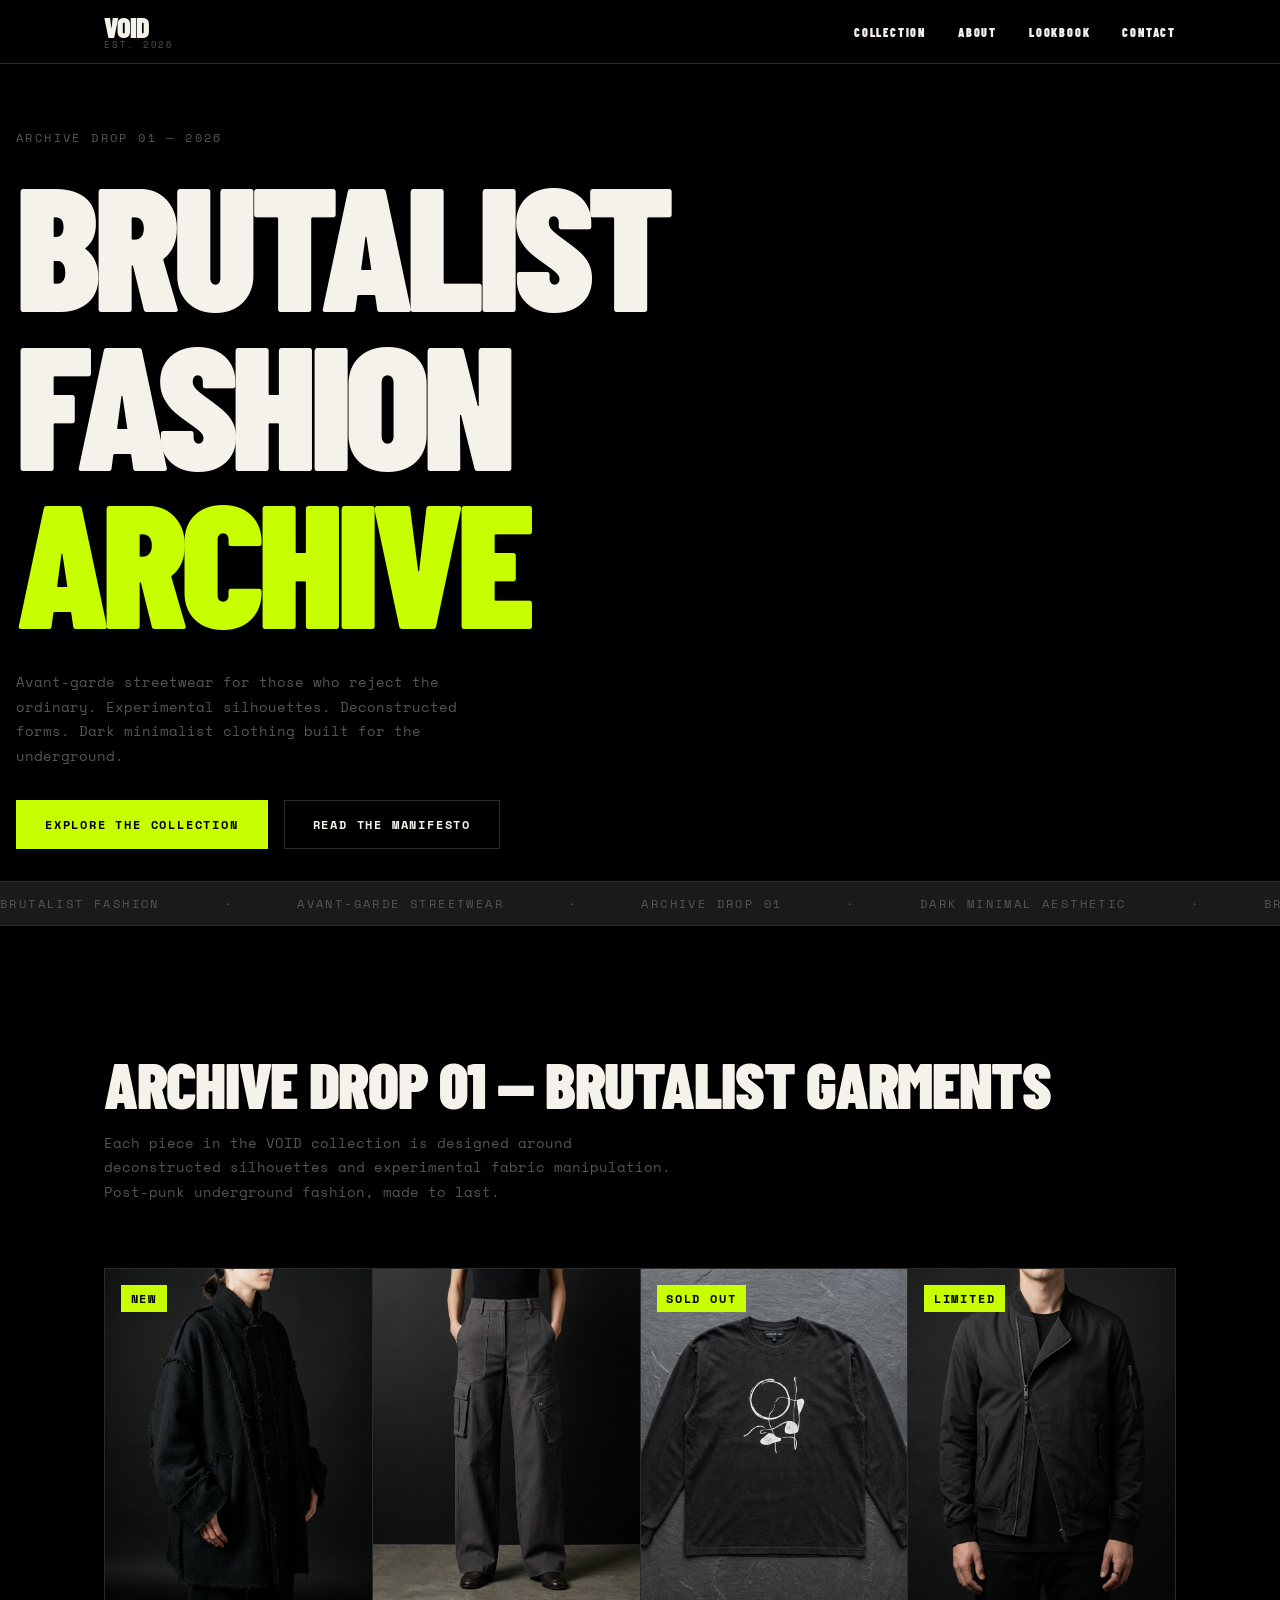
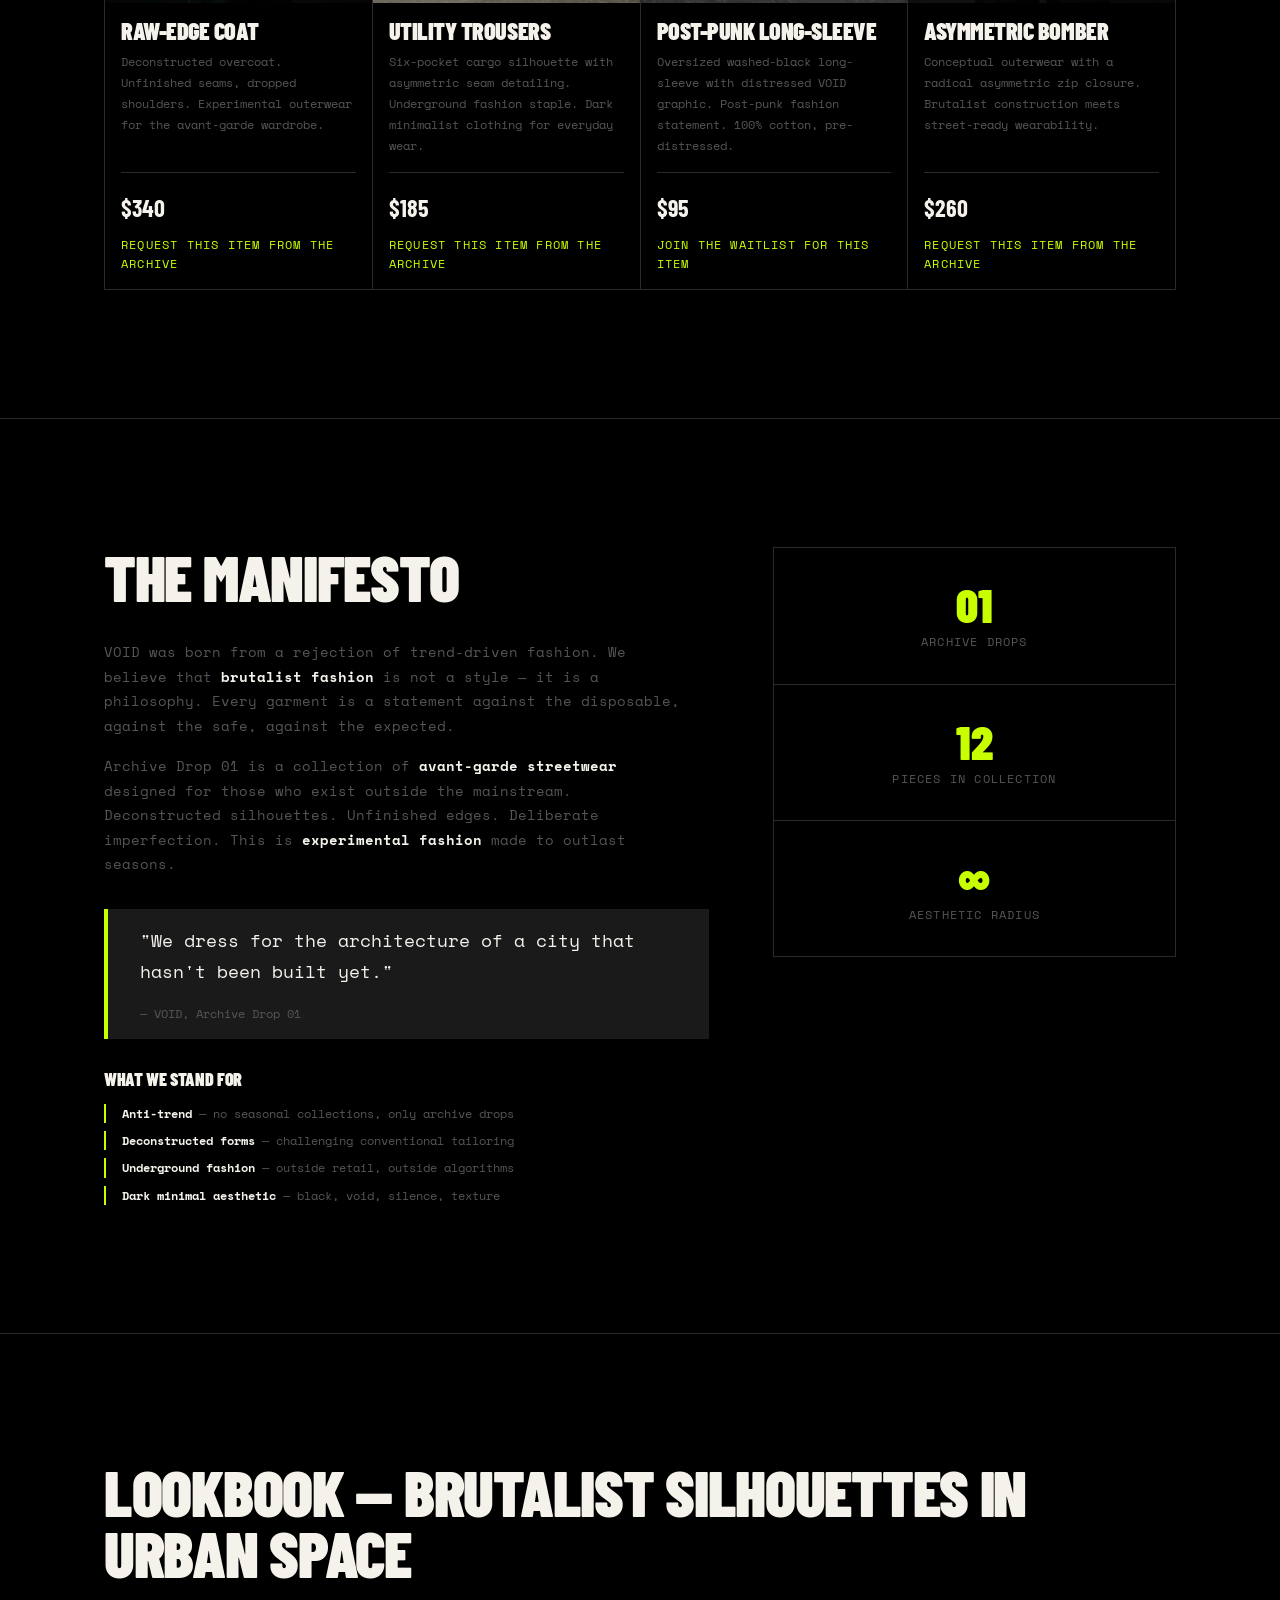
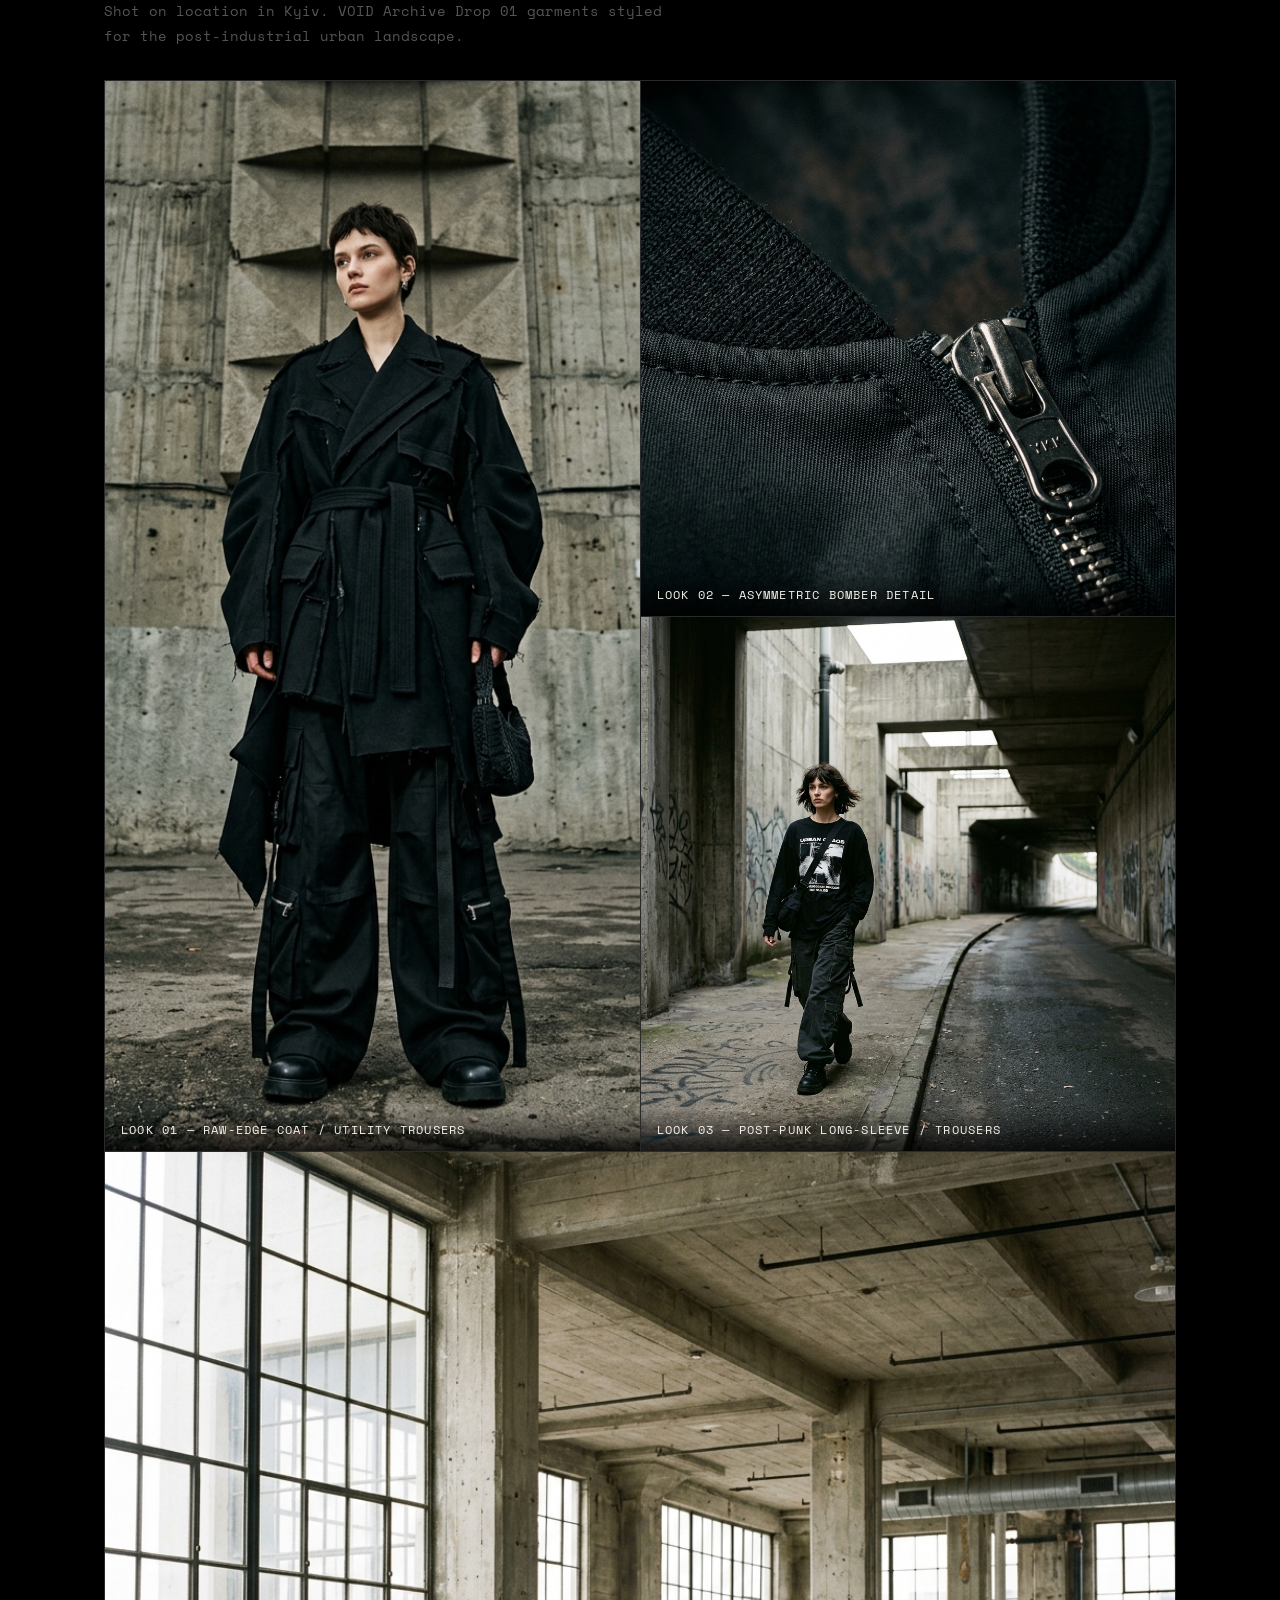
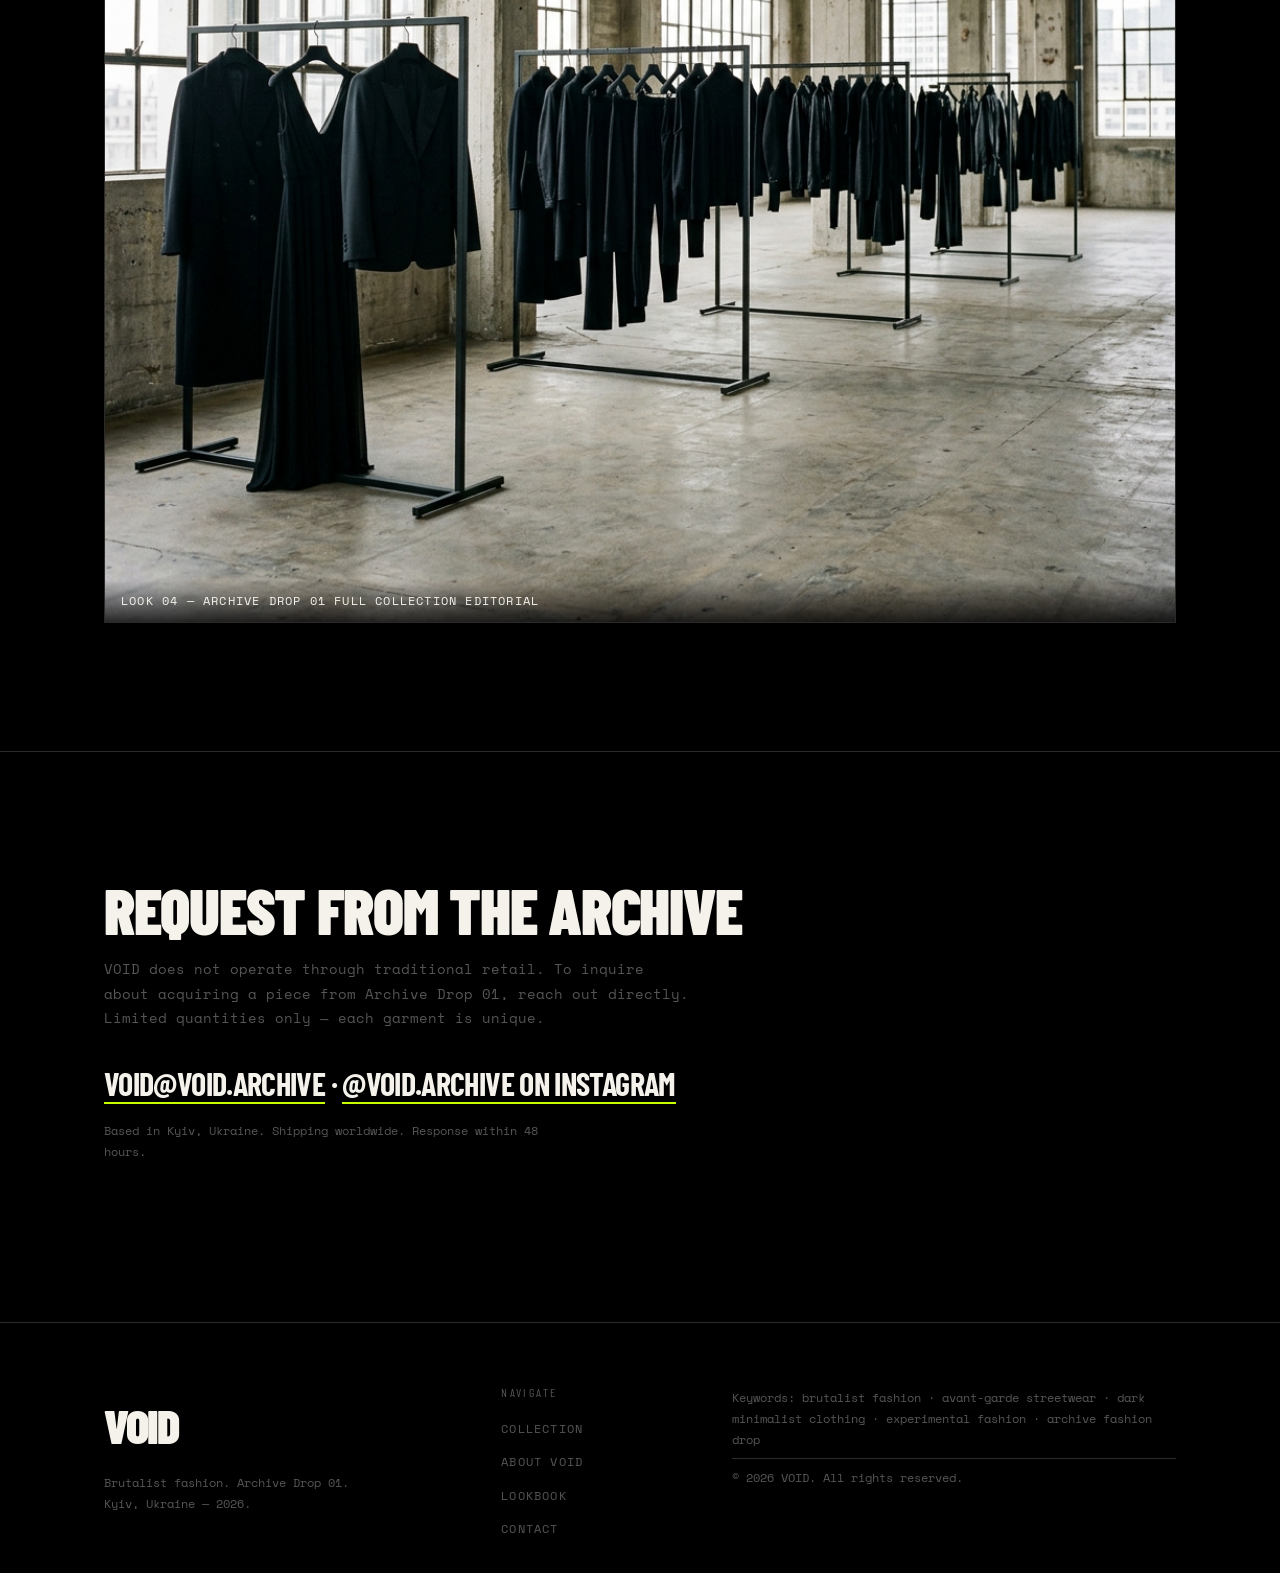
<file: HW9/index.html>
<!DOCTYPE html>
<html lang="en">
<head>
  <meta charset="UTF-8" />
  <meta name="viewport" content="width=device-width, initial-scale=1.0" />

  <title>VOID — Brutalist Fashion &amp; Avant-Garde Streetwear | Archive Drop 01</title>
  <meta name="description" content="VOID is an experimental brutalist fashion brand offering avant-garde streetwear, deconstructed silhouettes, and dark minimalist clothing. Explore Archive Drop 01 — a curated collection of post-punk, underground fashion pieces." />
  <meta name="keywords" content="brutalist fashion, avant-garde streetwear, dark minimalist clothing, experimental fashion, deconstructed clothing, underground fashion brand, post-punk fashion, archive fashion drop, minimal dark aesthetic, conceptual clothing" />
  <meta name="author" content="VOID" />
  <meta name="robots" content="index, follow" />
  <meta name="theme-color" content="#000000" />

  <meta property="og:type" content="website" />
  <meta property="og:title" content="VOID — Brutalist Fashion &amp; Avant-Garde Streetwear" />
  <meta property="og:description" content="Experimental brutalist fashion. Archive Drop 01 — deconstructed silhouettes, dark minimal garments, post-punk aesthetic." />
  <meta property="og:image" content="images/og-cover.jpg" />
  <meta property="og:site_name" content="VOID" />
  <meta property="og:locale" content="en_US" />

  <meta name="twitter:card" content="summary_large_image" />
  <meta name="twitter:title" content="VOID — Brutalist Fashion" />
  <meta name="twitter:description" content="Avant-garde streetwear. Archive Drop 01." />
  <meta name="twitter:image" content="images/og-cover.jpg" />

  <link rel="icon" type="image/svg+xml" href="images/favicon.svg" />
  <link rel="stylesheet" href="css/style.css" />

  <link rel="preconnect" href="https://fonts.googleapis.com" />
  <link rel="preconnect" href="https://fonts.gstatic.com" crossorigin />
  <link href="https://fonts.googleapis.com/css2?family=Barlow+Condensed:wght@300;400;700;900&family=Space+Mono:wght@400;700&display=swap" rel="stylesheet" />

  <script type="application/ld+json">
    {
      "@context": "https://schema.org",
      "@graph": [
        {
          "@type": "Organization",
          "name": "VOID",
          "description": "Experimental brutalist fashion brand focused on avant-garde streetwear and deconstructed silhouettes.",
          "email": "void@void.archive",
          "sameAs": [
            "https://instagram.com/void.archive"
          ],
          "address": {
            "@type": "PostalAddress",
            "addressLocality": "Kyiv",
            "addressCountry": "UA"
          }
        },
        {
          "@type": "WebSite",
          "name": "VOID",
          "inLanguage": "en",
          "description": "VOID Archive Drop 01 brutalist fashion landing page."
        }
      ]
    }
  </script>
</head>

<body>

  <header class="site-header" role="banner">
    <div class="header-inner">

      <a href="index.html" class="logo" aria-label="VOID — return to homepage">
        <span class="logo-text">VOID</span>
        <span class="logo-sub">EST. 2026</span>
      </a>

      <button class="nav-toggle" id="navToggle" aria-label="Open navigation menu" aria-expanded="false" aria-controls="mainNav">
        <span></span><span></span><span></span>
      </button>

      <nav class="main-nav" id="mainNav" aria-label="Main navigation">
        <ul role="list">
          <li><a href="#collection">Collection</a></li>
          <li><a href="#about">About</a></li>
          <li><a href="#lookbook">Lookbook</a></li>
          <li><a href="#contact">Contact</a></li>
        </ul>
      </nav>

    </div>
  </header>

  <main id="main-content">

    <section class="hero" id="hero" aria-label="VOID Archive Drop 01 hero banner">
      <div class="hero-inner">
        <div class="hero-label">ARCHIVE DROP 01 — 2026</div>

        <h1 class="hero-title">
          BRUTALIST<br />FASHION<br /><em>ARCHIVE</em>
        </h1>

        <p class="hero-sub">Avant-garde streetwear for those who reject the ordinary. Experimental silhouettes. Deconstructed forms. Dark minimalist clothing built for the underground.</p>

        <div class="hero-actions">
          <a href="#collection" class="btn btn--primary">Explore the Collection</a>
          <a href="#about" class="btn btn--ghost">Read the Manifesto</a>
        </div>
      </div>

      <div class="hero-ticker" aria-hidden="true">
        <div class="ticker-track">
          <span>BRUTALIST FASHION</span>
          <span>·</span>
          <span>AVANT-GARDE STREETWEAR</span>
          <span>·</span>
          <span>ARCHIVE DROP 01</span>
          <span>·</span>
          <span>DARK MINIMAL AESTHETIC</span>
          <span>·</span>
          <span>BRUTALIST FASHION</span>
          <span>·</span>
          <span>AVANT-GARDE STREETWEAR</span>
          <span>·</span>
          <span>ARCHIVE DROP 01</span>
          <span>·</span>
          <span>DARK MINIMAL AESTHETIC</span>
          <span>·</span>
        </div>
      </div>
    </section>

    <section class="collection" id="collection" aria-labelledby="collection-heading">
      <div class="container">

        <header class="section-header">
          <h2 id="collection-heading">Archive Drop 01 — Brutalist Garments</h2>
          <p>Each piece in the VOID collection is designed around deconstructed silhouettes and experimental fabric manipulation. Post-punk underground fashion, made to last.</p>
        </header>

        <div class="product-grid" role="list">

          <article class="product-card" role="listitem">
            <div class="product-image">
              <img
                src="images/product-01.jpg"
                alt="VOID Oversized Raw-Edge Coat in black — brutalist fashion outerwear from Archive Drop 01"
                width="600"
                height="750"
                loading="lazy"
              />
              <span class="product-badge">NEW</span>
            </div>
            <div class="product-info">
              <h3 class="product-name">RAW-EDGE COAT</h3>
              <p class="product-desc">Deconstructed overcoat. Unfinished seams, dropped shoulders. Experimental outerwear for the avant-garde wardrobe.</p>
              <div class="product-footer">
                <span class="product-price">$340</span>
                <a href="#contact" class="product-link">Request this item from the archive</a>
              </div>
            </div>
          </article>

          <article class="product-card" role="listitem">
            <div class="product-image">
              <img
                src="images/product-02.jpg"
                alt="VOID Deconstructed Utility Trousers in charcoal — avant-garde streetwear bottoms"
                width="600"
                height="750"
                loading="lazy"
              />
            </div>
            <div class="product-info">
              <h3 class="product-name">UTILITY TROUSERS</h3>
              <p class="product-desc">Six-pocket cargo silhouette with asymmetric seam detailing. Underground fashion staple. Dark minimalist clothing for everyday wear.</p>
              <div class="product-footer">
                <span class="product-price">$185</span>
                <a href="#contact" class="product-link">Request this item from the archive</a>
              </div>
            </div>
          </article>

          <article class="product-card" role="listitem">
            <div class="product-image">
              <img
                src="images/product-03.jpg"
                alt="VOID Post-Punk Graphic Long-sleeve in washed black — experimental fashion top"
                width="600"
                height="750"
                loading="lazy"
              />
              <span class="product-badge">SOLD OUT</span>
            </div>
            <div class="product-info">
              <h3 class="product-name">POST-PUNK LONG-SLEEVE</h3>
              <p class="product-desc">Oversized washed-black long-sleeve with distressed VOID graphic. Post-punk fashion statement. 100% cotton, pre-distressed.</p>
              <div class="product-footer">
                <span class="product-price">$95</span>
                <a href="#contact" class="product-link">Join the waitlist for this item</a>
              </div>
            </div>
          </article>

          <article class="product-card" role="listitem">
            <div class="product-image">
              <img
                src="images/product-04.jpg"
                alt="VOID Asymmetric Bomber Jacket in matte black — conceptual clothing experimental fashion"
                width="600"
                height="750"
                loading="lazy"
              />
              <span class="product-badge">LIMITED</span>
            </div>
            <div class="product-info">
              <h3 class="product-name">ASYMMETRIC BOMBER</h3>
              <p class="product-desc">Conceptual outerwear with a radical asymmetric zip closure. Brutalist construction meets street-ready wearability.</p>
              <div class="product-footer">
                <span class="product-price">$260</span>
                <a href="#contact" class="product-link">Request this item from the archive</a>
              </div>
            </div>
          </article>

        </div>

      </div>
    </section>

    <section class="about" id="about" aria-labelledby="about-heading">
      <div class="container about-grid">

        <div class="about-text">
          <h2 id="about-heading">The Manifesto</h2>

          <p>VOID was born from a rejection of trend-driven fashion. We believe that <strong>brutalist fashion</strong> is not a style — it is a philosophy. Every garment is a statement against the disposable, against the safe, against the expected.</p>

          <p>Archive Drop 01 is a collection of <strong>avant-garde streetwear</strong> designed for those who exist outside the mainstream. Deconstructed silhouettes. Unfinished edges. Deliberate imperfection. This is <strong>experimental fashion</strong> made to outlast seasons.</p>

          <blockquote>
            <p>"We dress for the architecture of a city that hasn't been built yet."</p>
            <cite>— VOID, Archive Drop 01</cite>
          </blockquote>

          <h3>What We Stand For</h3>
          <ul>
            <li><strong>Anti-trend</strong> — no seasonal collections, only archive drops</li>
            <li><strong>Deconstructed forms</strong> — challenging conventional tailoring</li>
            <li><strong>Underground fashion</strong> — outside retail, outside algorithms</li>
            <li><strong>Dark minimal aesthetic</strong> — black, void, silence, texture</li>
          </ul>
        </div>

        <aside class="about-stats" aria-label="VOID brand facts">
          <div class="stat-block">
            <span class="stat-number">01</span>
            <span class="stat-label">Archive Drops</span>
          </div>
          <div class="stat-block">
            <span class="stat-number">12</span>
            <span class="stat-label">Pieces in Collection</span>
          </div>
          <div class="stat-block">
            <span class="stat-number">∞</span>
            <span class="stat-label">Aesthetic Radius</span>
          </div>
        </aside>

      </div>
    </section>

    <section class="lookbook" id="lookbook" aria-labelledby="lookbook-heading">
      <div class="container">
        <h2 id="lookbook-heading">Lookbook — Brutalist Silhouettes in Urban Space</h2>
        <p class="section-intro">Shot on location in Kyiv. VOID Archive Drop 01 garments styled for the post-industrial urban landscape.</p>

        <div class="lookbook-grid">
          <figure class="lookbook-item lookbook-item--large">
            <img
              src="images/look-01.jpg"
              alt="Full-length editorial shot of VOID Raw-Edge Coat worn against a brutalist concrete wall in Kyiv"
              width="800"
              height="1000"
              loading="lazy"
            />
            <figcaption>Look 01 — Raw-Edge Coat / Utility Trousers</figcaption>
          </figure>

          <figure class="lookbook-item">
            <img
              src="images/look-02.jpg"
              alt="Close-up editorial detail shot of VOID Asymmetric Bomber unfinished seam construction"
              width="600"
              height="750"
              loading="lazy"
            />
            <figcaption>Look 02 — Asymmetric Bomber detail</figcaption>
          </figure>

          <figure class="lookbook-item">
            <img
              src="images/look-03.jpg"
              alt="Street-level editorial of VOID Post-Punk Long-sleeve styled with utility trousers in Kyiv city center"
              width="600"
              height="750"
              loading="lazy"
            />
            <figcaption>Look 03 — Post-Punk Long-sleeve / Trousers</figcaption>
          </figure>

          <figure class="lookbook-item lookbook-item--wide">
            <img
              src="images/look-04.jpg"
              alt="Wide architectural editorial shot of VOID Archive Drop 01 full collection displayed against industrial Kyiv backdrop"
              width="1200"
              height="600"
              loading="lazy"
            />
            <figcaption>Look 04 — Archive Drop 01 full collection editorial</figcaption>
          </figure>
        </div>
      </div>
    </section>

    <section class="contact" id="contact" aria-labelledby="contact-heading">
      <div class="container">
        <h2 id="contact-heading">Request from the Archive</h2>
        <p>VOID does not operate through traditional retail. To inquire about acquiring a piece from Archive Drop 01, reach out directly. Limited quantities only — each garment is unique.</p>

        <address class="contact-info">
          <a href="mailto:void@void.archive" aria-label="Send an email to VOID at void@void.archive">void@void.archive</a>
          <span aria-hidden="true"> · </span>
          <a href="https://instagram.com/void.archive" target="_blank" rel="noopener noreferrer" aria-label="Visit VOID on Instagram (opens in a new tab)">@void.archive on Instagram</a>
        </address>

        <p class="contact-note">Based in Kyiv, Ukraine. Shipping worldwide. Response within 48 hours.</p>
      </div>
    </section>

  </main>

  <footer class="site-footer" role="contentinfo">
    <div class="container footer-inner">

      <div class="footer-brand">
        <span class="footer-logo">VOID</span>
        <p>Brutalist fashion. Archive Drop 01.<br />Kyiv, Ukraine — 2026.</p>
      </div>

      <nav class="footer-nav" aria-label="Footer navigation">
        <h3 class="footer-nav-title">Navigate</h3>
        <ul role="list">
          <li><a href="#collection">Collection</a></li>
          <li><a href="#about">About VOID</a></li>
          <li><a href="#lookbook">Lookbook</a></li>
          <li><a href="#contact">Contact</a></li>
        </ul>
      </nav>

      <div class="footer-meta">
        <p>Keywords: brutalist fashion · avant-garde streetwear · dark minimalist clothing · experimental fashion · archive fashion drop</p>
        <p class="footer-copy">&copy; 2026 VOID. All rights reserved.</p>
      </div>

    </div>
  </footer>

  <script src="js/main.js"></script>
</body>
</html>
</file>
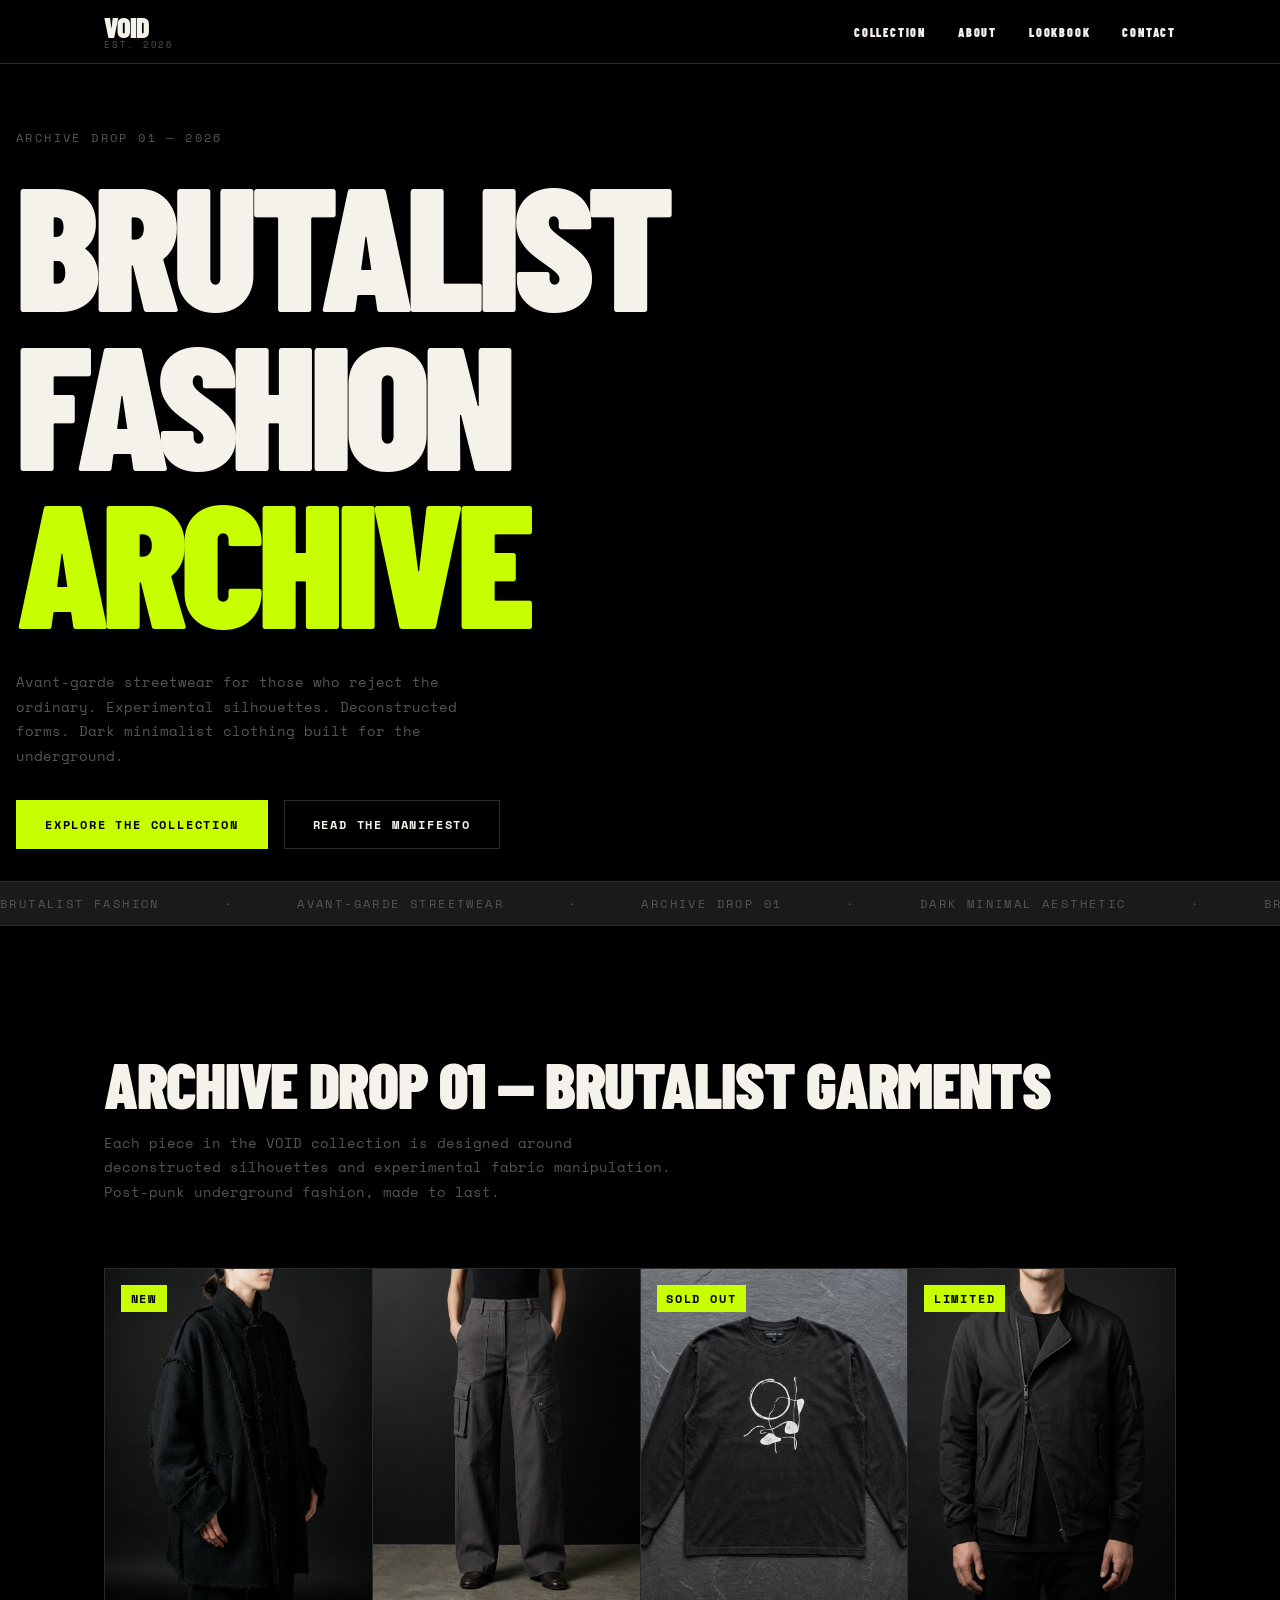
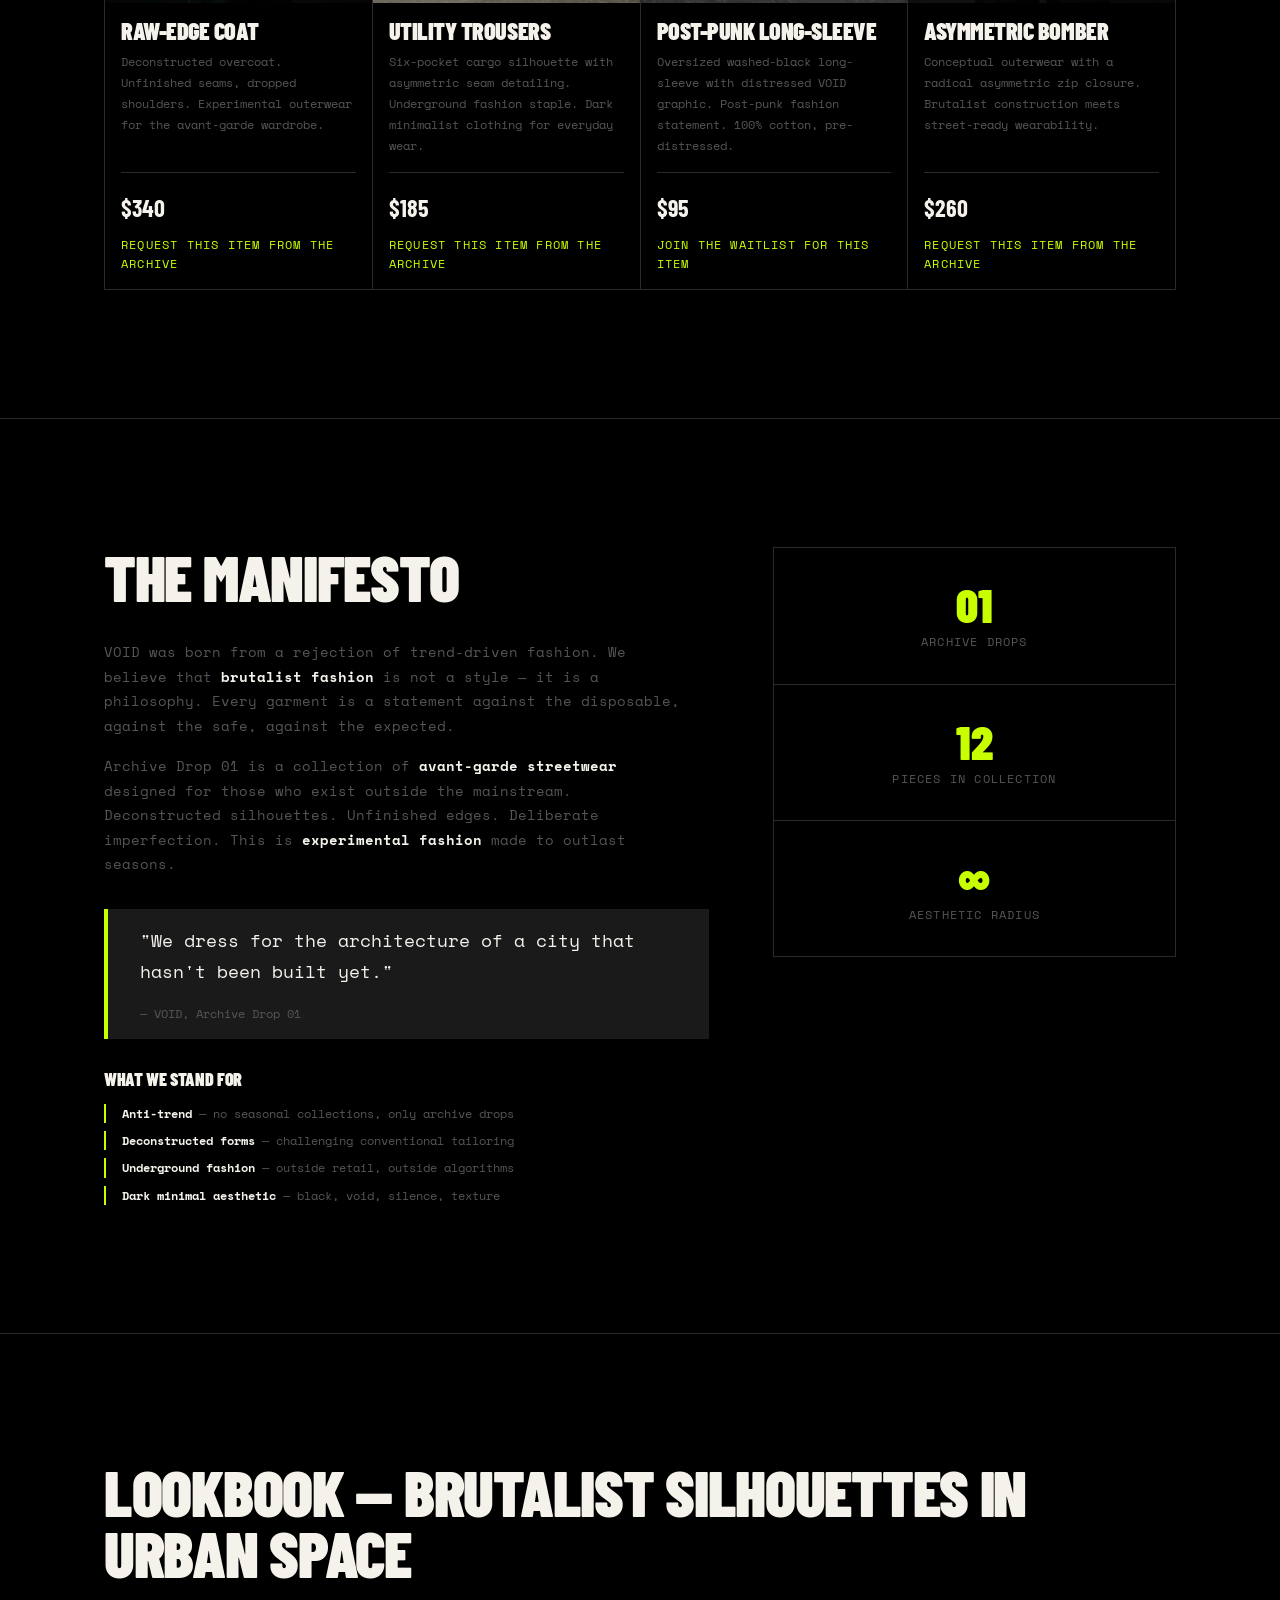
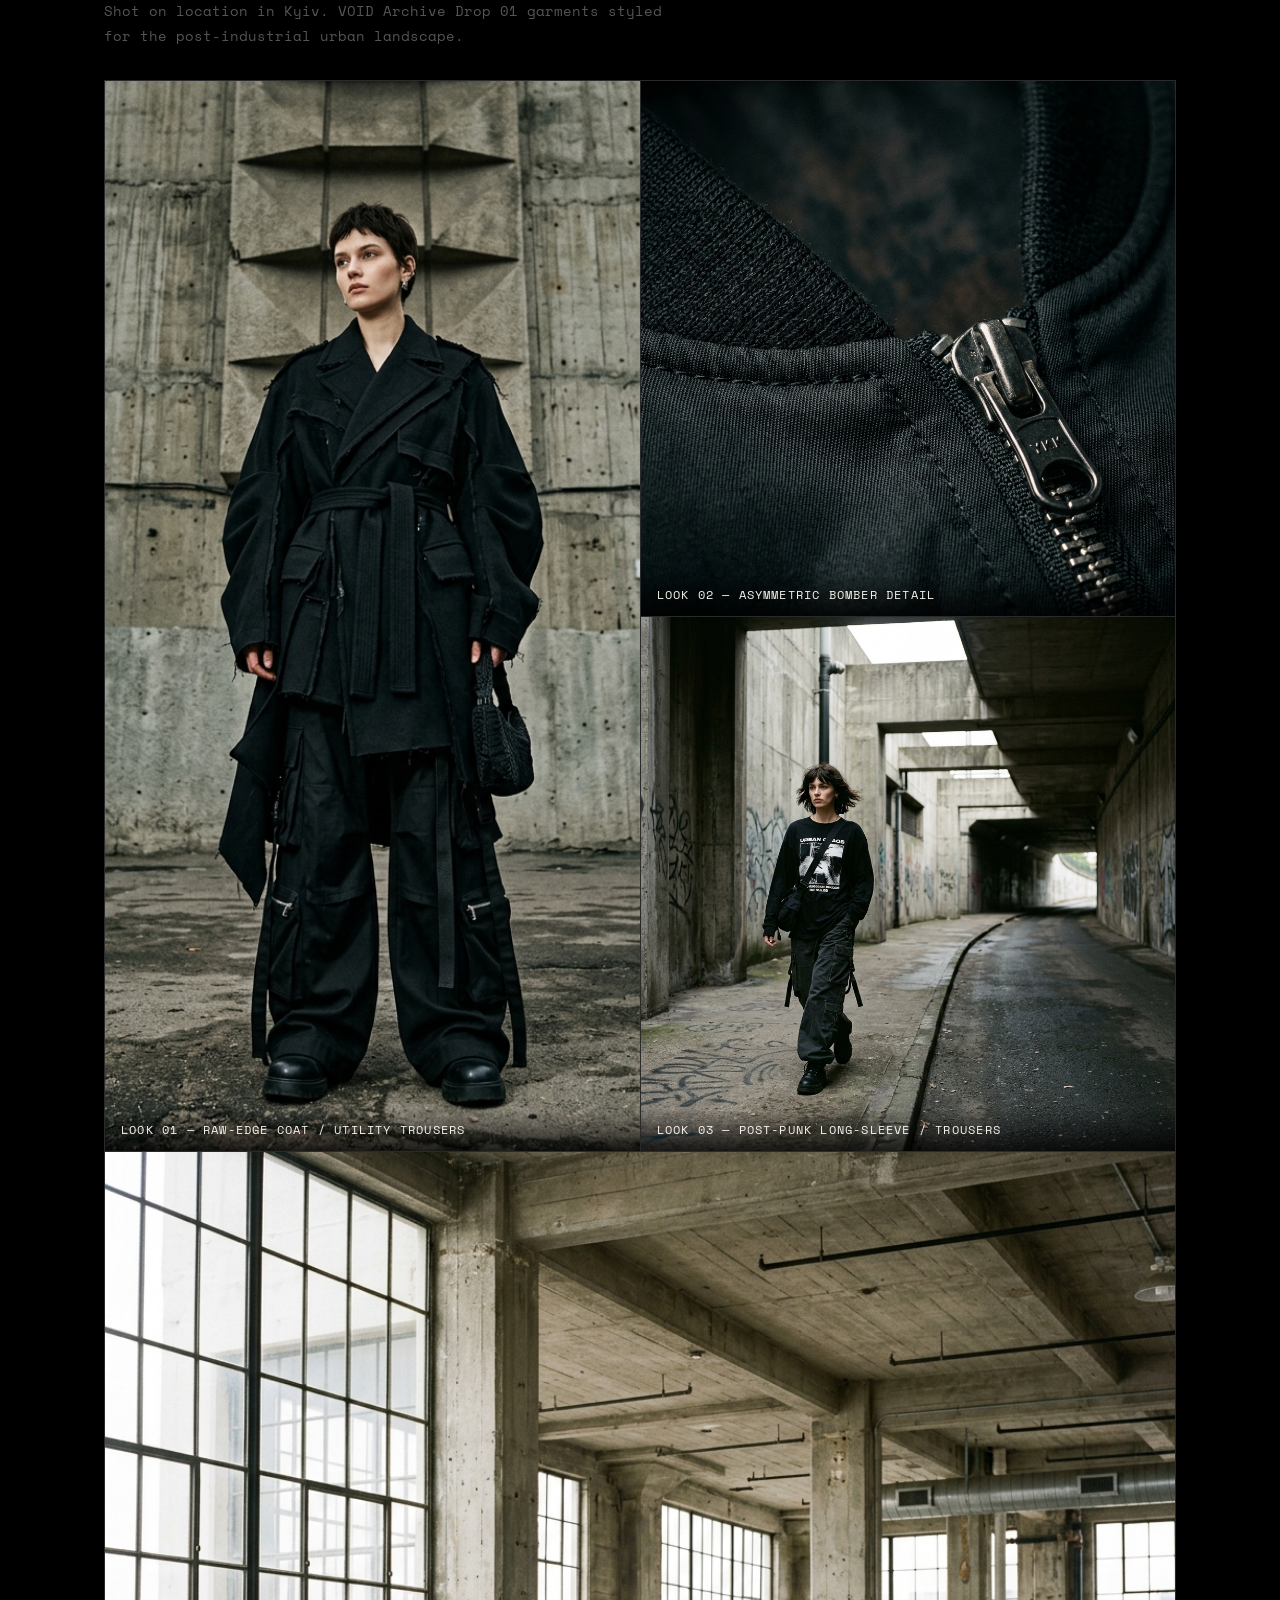
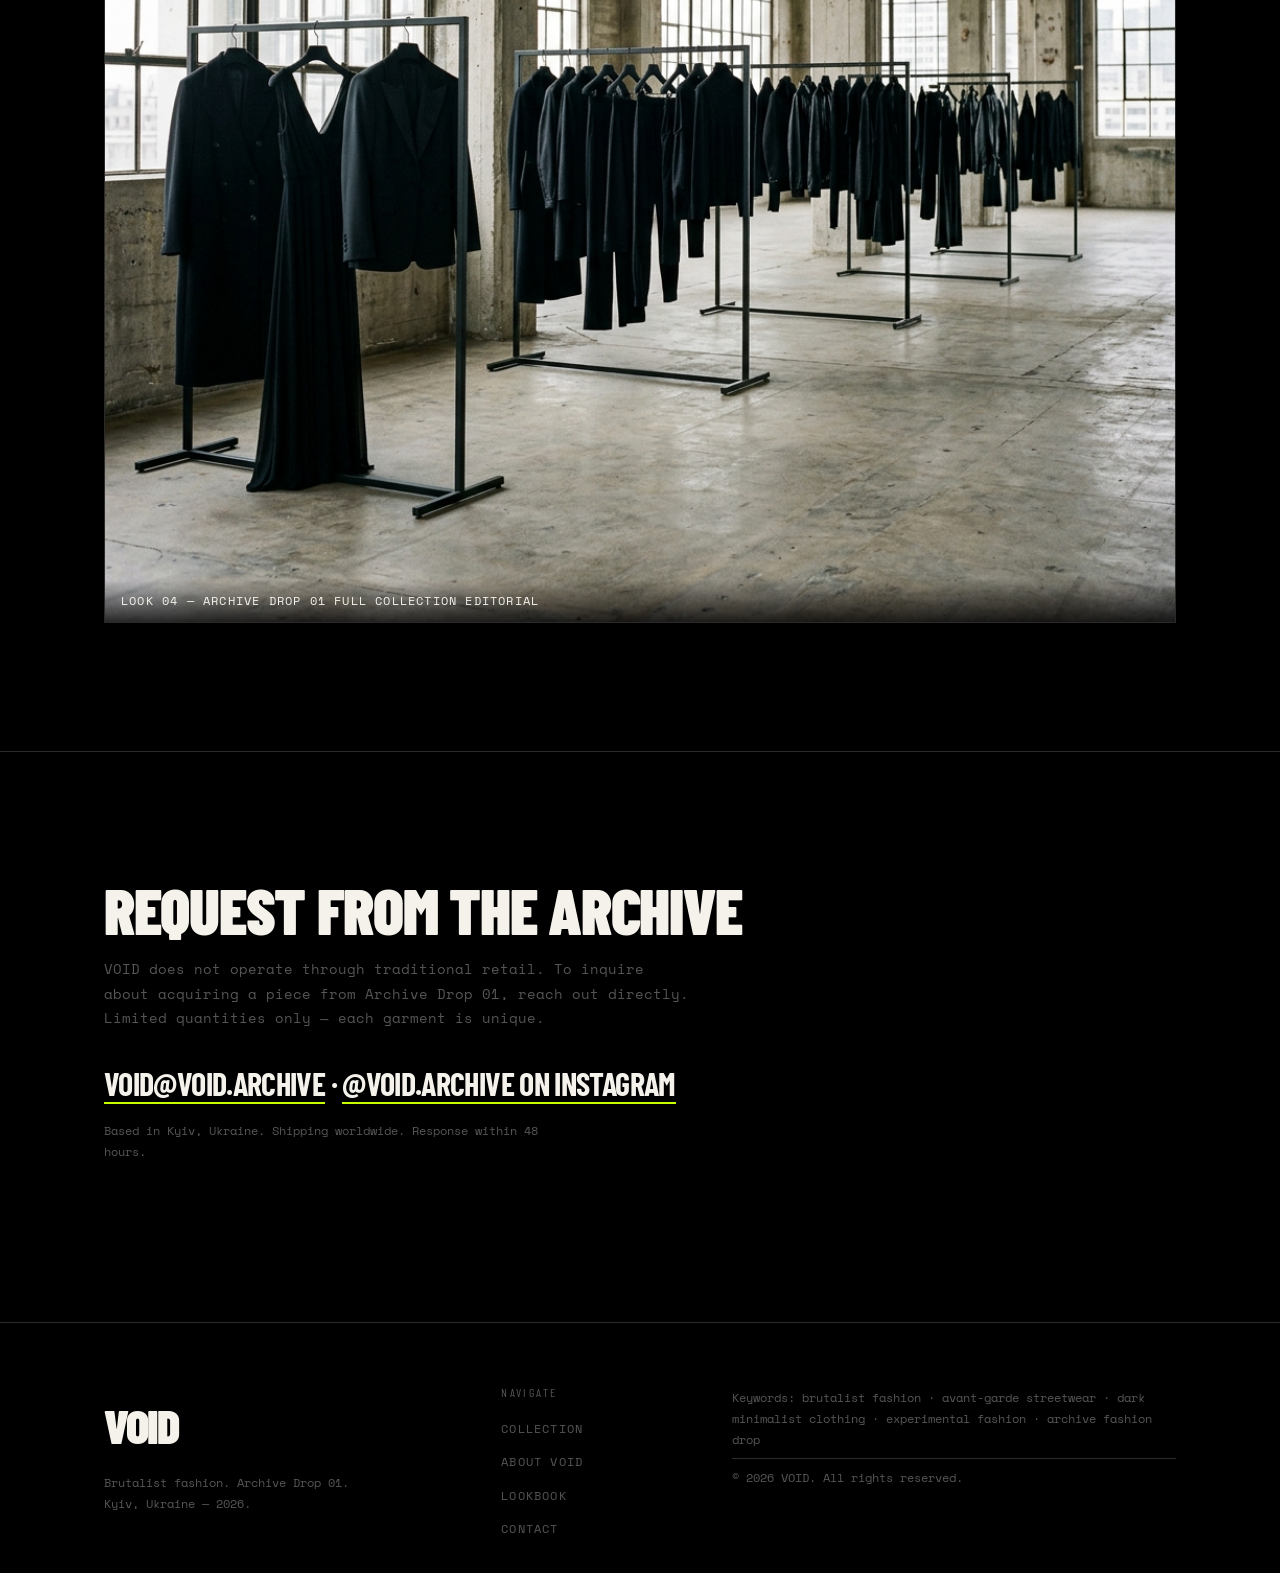
<file: HW9/index (3).html>
<!DOCTYPE html>
<html lang="en">
<head>
  <!-- Character encoding and viewport for mobile -->
  <meta charset="UTF-8" />
  <meta name="viewport" content="width=device-width, initial-scale=1.0" />

  <!-- Primary SEO meta tags -->
  <title>VOID — Brutalist Fashion &amp; Avant-Garde Streetwear | Archive Drop 01</title>
  <meta name="description" content="VOID is an experimental brutalist fashion brand offering avant-garde streetwear, deconstructed silhouettes, and dark minimalist clothing. Explore Archive Drop 01 — a curated collection of post-punk, underground fashion pieces." />
  <meta name="keywords" content="brutalist fashion, avant-garde streetwear, dark minimalist clothing, experimental fashion, deconstructed clothing, underground fashion brand, post-punk fashion, archive fashion drop, minimal dark aesthetic, conceptual clothing" />
  <meta name="author" content="VOID" />
  <meta name="robots" content="index, follow" />

  <!-- Open Graph / Social media meta tags -->
  <meta property="og:type" content="website" />
  <meta property="og:title" content="VOID — Brutalist Fashion &amp; Avant-Garde Streetwear" />
  <meta property="og:description" content="Experimental brutalist fashion. Archive Drop 01 — deconstructed silhouettes, dark minimal garments, post-punk aesthetic." />
  <meta property="og:image" content="images/og-cover.jpg" />
  <meta property="og:url" content="https://yourusername.github.io/VOID/" />
  <meta property="og:site_name" content="VOID" />

  <!-- Twitter Card meta tags -->
  <meta name="twitter:card" content="summary_large_image" />
  <meta name="twitter:title" content="VOID — Brutalist Fashion" />
  <meta name="twitter:description" content="Avant-garde streetwear. Archive Drop 01." />
  <meta name="twitter:image" content="images/og-cover.jpg" />

  <!-- Canonical URL -->
  <link rel="canonical" href="https://yourusername.github.io/VOID/" />

  <!-- Favicon -->
  <link rel="icon" type="image/svg+xml" href="images/favicon.svg" />

  <!-- Stylesheet -->
  <link rel="stylesheet" href="css/style.css" />

  <!-- Google Fonts — Barlow Condensed + Space Mono -->
  <link rel="preconnect" href="https://fonts.googleapis.com" />
  <link rel="preconnect" href="https://fonts.gstatic.com" crossorigin />
  <link href="https://fonts.googleapis.com/css2?family=Barlow+Condensed:wght@300;400;700;900&family=Space+Mono:wght@400;700&display=swap" rel="stylesheet" />
</head>

<body>

  <!-- ===================== HEADER / NAV ===================== -->
  <header class="site-header" role="banner">
    <div class="header-inner">

      <a href="index.html" class="logo" aria-label="VOID — return to homepage">
        <span class="logo-text">VOID</span>
        <span class="logo-sub">EST. 2026</span>
      </a>

      <!-- Mobile hamburger -->
      <button class="nav-toggle" id="navToggle" aria-label="Open navigation menu" aria-expanded="false" aria-controls="mainNav">
        <span></span><span></span><span></span>
      </button>

      <nav class="main-nav" id="mainNav" aria-label="Main navigation">
        <ul role="list">
          <li><a href="#collection">Collection</a></li>
          <li><a href="#about">About</a></li>
          <li><a href="#lookbook">Lookbook</a></li>
          <li><a href="#contact">Contact</a></li>
        </ul>
      </nav>

    </div>
  </header>

  <!-- ===================== MAIN CONTENT ===================== -->
  <main id="main-content">

    <!-- HERO SECTION -->
    <section class="hero" id="hero" aria-label="VOID Archive Drop 01 hero banner">
      <div class="hero-inner">
        <div class="hero-label">ARCHIVE DROP 01 — 2026</div>

        <!-- Only one h1 on the page -->
        <h1 class="hero-title">
          BRUTALIST<br />FASHION<br /><em>ARCHIVE</em>
        </h1>

        <p class="hero-sub">Avant-garde streetwear for those who reject the ordinary. Experimental silhouettes. Deconstructed forms. Dark minimalist clothing built for the underground.</p>

        <div class="hero-actions">
          <a href="#collection" class="btn btn--primary">Explore the Collection</a>
          <a href="#about" class="btn btn--ghost">Read the Manifesto</a>
        </div>
      </div>

      <div class="hero-ticker" aria-hidden="true">
        <div class="ticker-track">
          <span>BRUTALIST FASHION</span>
          <span>·</span>
          <span>AVANT-GARDE STREETWEAR</span>
          <span>·</span>
          <span>ARCHIVE DROP 01</span>
          <span>·</span>
          <span>DARK MINIMAL AESTHETIC</span>
          <span>·</span>
          <span>BRUTALIST FASHION</span>
          <span>·</span>
          <span>AVANT-GARDE STREETWEAR</span>
          <span>·</span>
          <span>ARCHIVE DROP 01</span>
          <span>·</span>
          <span>DARK MINIMAL AESTHETIC</span>
          <span>·</span>
        </div>
      </div>
    </section>

    <!-- COLLECTION SECTION -->
    <section class="collection" id="collection" aria-labelledby="collection-heading">
      <div class="container">

        <header class="section-header">
          <h2 id="collection-heading">Archive Drop 01 — Brutalist Garments</h2>
          <p>Each piece in the VOID collection is designed around deconstructed silhouettes and experimental fabric manipulation. Post-punk underground fashion, made to last.</p>
        </header>

        <div class="product-grid" role="list">

          <!-- Product 1 -->
          <article class="product-card" role="listitem">
            <div class="product-image">
              <img
                src="images/product-01.jpg"
                alt="VOID Oversized Raw-Edge Coat in black — brutalist fashion outerwear from Archive Drop 01"
                width="600"
                height="750"
                loading="lazy"
              />
              <span class="product-badge">NEW</span>
            </div>
            <div class="product-info">
              <h3 class="product-name">RAW-EDGE COAT</h3>
              <p class="product-desc">Deconstructed overcoat. Unfinished seams, dropped shoulders. Experimental outerwear for the avant-garde wardrobe.</p>
              <div class="product-footer">
                <span class="product-price">$340</span>
                <a href="#contact" class="product-link">Request this item from the archive</a>
              </div>
            </div>
          </article>

          <!-- Product 2 -->
          <article class="product-card" role="listitem">
            <div class="product-image">
              <img
                src="images/product-02.jpg"
                alt="VOID Deconstructed Utility Trousers in charcoal — avant-garde streetwear bottoms"
                width="600"
                height="750"
                loading="lazy"
              />
            </div>
            <div class="product-info">
              <h3 class="product-name">UTILITY TROUSERS</h3>
              <p class="product-desc">Six-pocket cargo silhouette with asymmetric seam detailing. Underground fashion staple. Dark minimalist clothing for everyday wear.</p>
              <div class="product-footer">
                <span class="product-price">$185</span>
                <a href="#contact" class="product-link">Request this item from the archive</a>
              </div>
            </div>
          </article>

          <!-- Product 3 -->
          <article class="product-card" role="listitem">
            <div class="product-image">
              <img
                src="images/product-03.jpg"
                alt="VOID Post-Punk Graphic Long-sleeve in washed black — experimental fashion top"
                width="600"
                height="750"
                loading="lazy"
              />
              <span class="product-badge">SOLD OUT</span>
            </div>
            <div class="product-info">
              <h3 class="product-name">POST-PUNK LONG-SLEEVE</h3>
              <p class="product-desc">Oversized washed-black long-sleeve with distressed VOID graphic. Post-punk fashion statement. 100% cotton, pre-distressed.</p>
              <div class="product-footer">
                <span class="product-price">$95</span>
                <a href="#contact" class="product-link">Join the waitlist for this item</a>
              </div>
            </div>
          </article>

          <!-- Product 4 -->
          <article class="product-card" role="listitem">
            <div class="product-image">
              <img
                src="images/product-04.jpg"
                alt="VOID Asymmetric Bomber Jacket in matte black — conceptual clothing experimental fashion"
                width="600"
                height="750"
                loading="lazy"
              />
              <span class="product-badge">LIMITED</span>
            </div>
            <div class="product-info">
              <h3 class="product-name">ASYMMETRIC BOMBER</h3>
              <p class="product-desc">Conceptual outerwear with a radical asymmetric zip closure. Brutalist construction meets street-ready wearability.</p>
              <div class="product-footer">
                <span class="product-price">$260</span>
                <a href="#contact" class="product-link">Request this item from the archive</a>
              </div>
            </div>
          </article>

        </div>
        <!-- /product-grid -->

      </div>
    </section>

    <!-- ABOUT SECTION -->
    <section class="about" id="about" aria-labelledby="about-heading">
      <div class="container about-grid">

        <div class="about-text">
          <h2 id="about-heading">The Manifesto</h2>

          <p>VOID was born from a rejection of trend-driven fashion. We believe that <strong>brutalist fashion</strong> is not a style — it is a philosophy. Every garment is a statement against the disposable, against the safe, against the expected.</p>

          <p>Archive Drop 01 is a collection of <strong>avant-garde streetwear</strong> designed for those who exist outside the mainstream. Deconstructed silhouettes. Unfinished edges. Deliberate imperfection. This is <strong>experimental fashion</strong> made to outlast seasons.</p>

          <blockquote>
            <p>"We dress for the architecture of a city that hasn't been built yet."</p>
            <cite>— VOID, Archive Drop 01</cite>
          </blockquote>

          <h3>What We Stand For</h3>
          <ul>
            <li><strong>Anti-trend</strong> — no seasonal collections, only archive drops</li>
            <li><strong>Deconstructed forms</strong> — challenging conventional tailoring</li>
            <li><strong>Underground fashion</strong> — outside retail, outside algorithms</li>
            <li><strong>Dark minimal aesthetic</strong> — black, void, silence, texture</li>
          </ul>
        </div>

        <aside class="about-stats" aria-label="VOID brand facts">
          <div class="stat-block">
            <span class="stat-number">01</span>
            <span class="stat-label">Archive Drops</span>
          </div>
          <div class="stat-block">
            <span class="stat-number">12</span>
            <span class="stat-label">Pieces in Collection</span>
          </div>
          <div class="stat-block">
            <span class="stat-number">∞</span>
            <span class="stat-label">Aesthetic Radius</span>
          </div>
        </aside>

      </div>
    </section>

    <!-- LOOKBOOK SECTION -->
    <section class="lookbook" id="lookbook" aria-labelledby="lookbook-heading">
      <div class="container">
        <h2 id="lookbook-heading">Lookbook — Brutalist Silhouettes in Urban Space</h2>
        <p class="section-intro">Shot on location in Kyiv. VOID Archive Drop 01 garments styled for the post-industrial urban landscape.</p>

        <div class="lookbook-grid">
          <figure class="lookbook-item lookbook-item--large">
            <img
              src="images/look-01.jpg"
              alt="Full-length editorial shot of VOID Raw-Edge Coat worn against a brutalist concrete wall in Kyiv"
              width="800"
              height="1000"
              loading="lazy"
            />
            <figcaption>Look 01 — Raw-Edge Coat / Utility Trousers</figcaption>
          </figure>

          <figure class="lookbook-item">
            <img
              src="images/look-02.jpg"
              alt="Close-up editorial detail shot of VOID Asymmetric Bomber unfinished seam construction"
              width="600"
              height="750"
              loading="lazy"
            />
            <figcaption>Look 02 — Asymmetric Bomber detail</figcaption>
          </figure>

          <figure class="lookbook-item">
            <img
              src="images/look-03.jpg"
              alt="Street-level editorial of VOID Post-Punk Long-sleeve styled with utility trousers in Kyiv city center"
              width="600"
              height="750"
              loading="lazy"
            />
            <figcaption>Look 03 — Post-Punk Long-sleeve / Trousers</figcaption>
          </figure>

          <figure class="lookbook-item lookbook-item--wide">
            <img
              src="images/look-04.jpg"
              alt="Wide architectural editorial shot of VOID Archive Drop 01 full collection displayed against industrial Kyiv backdrop"
              width="1200"
              height="600"
              loading="lazy"
            />
            <figcaption>Look 04 — Archive Drop 01 full collection editorial</figcaption>
          </figure>
        </div>
      </div>
    </section>

    <!-- CONTACT / CTA SECTION -->
    <section class="contact" id="contact" aria-labelledby="contact-heading">
      <div class="container">
        <h2 id="contact-heading">Request from the Archive</h2>
        <p>VOID does not operate through traditional retail. To inquire about acquiring a piece from Archive Drop 01, reach out directly. Limited quantities only — each garment is unique.</p>

        <address class="contact-info">
          <a href="mailto:void@void.archive" aria-label="Send an email to VOID at void@void.archive">void@void.archive</a>
          <span aria-hidden="true"> · </span>
          <a href="https://instagram.com/void.archive" target="_blank" rel="noopener noreferrer" aria-label="Visit VOID on Instagram (opens in a new tab)">@void.archive on Instagram</a>
        </address>

        <p class="contact-note">Based in Kyiv, Ukraine. Shipping worldwide. Response within 48 hours.</p>
      </div>
    </section>

  </main>

  <!-- ===================== FOOTER ===================== -->
  <footer class="site-footer" role="contentinfo">
    <div class="container footer-inner">

      <div class="footer-brand">
        <span class="footer-logo">VOID</span>
        <p>Brutalist fashion. Archive Drop 01.<br />Kyiv, Ukraine — 2026.</p>
      </div>

      <nav class="footer-nav" aria-label="Footer navigation">
        <h3 class="footer-nav-title">Navigate</h3>
        <ul role="list">
          <li><a href="#collection">Collection</a></li>
          <li><a href="#about">About VOID</a></li>
          <li><a href="#lookbook">Lookbook</a></li>
          <li><a href="#contact">Contact</a></li>
        </ul>
      </nav>

      <div class="footer-meta">
        <p>Keywords: brutalist fashion · avant-garde streetwear · dark minimalist clothing · experimental fashion · archive fashion drop</p>
        <p class="footer-copy">&copy; 2026 VOID. All rights reserved.</p>
      </div>

    </div>
  </footer>

  <script src="js/main.js"></script>
</body>
</html>
</file>
<file: HW9/css/style.css>
:root {
  --clr-void:      #000000;
  --clr-paper:     #f5f2ec;
  --clr-white:     #ffffff;
  --clr-accent:    #c8ff00;
  --clr-mid:       #1a1a1a;
  --clr-muted:     #555555;
  --clr-border:    #2a2a2a;

  --ff-display:    'Barlow Condensed', sans-serif;
  --ff-mono:       'Space Mono', monospace;

  --fw-light:      300;
  --fw-regular:    400;
  --fw-bold:       700;
  --fw-black:      900;

  --fs-xs:         0.75rem;
  --fs-sm:         0.875rem;
  --fs-base:       1rem;
  --fs-md:         1.125rem;
  --fs-lg:         1.5rem;
  --fs-xl:         2rem;
  --fs-2xl:        3rem;
  --fs-3xl:        4.5rem;
  --fs-hero:       clamp(3.5rem, 15vw, 11rem);

  --space-xs:      0.5rem;
  --space-sm:      1rem;
  --space-md:      2rem;
  --space-lg:      4rem;
  --space-xl:      6rem;

  --container:     1200px;
  --header-h:      4rem;

  --transition:    0.25s ease;
  --border:        1px solid var(--clr-border);
}

*, *::before, *::after {
  box-sizing: border-box;
  margin: 0;
  padding: 0;
}

html {
  scroll-behavior: smooth;
  font-size: 16px;
}

body {
  font-family: var(--ff-mono);
  background-color: var(--clr-void);
  color: var(--clr-paper);
  line-height: 1.6;
  overflow-x: hidden;
}

img {
  display: block;
  max-width: 100%;
  height: auto;
}

ul {
  list-style: none;
}

a {
  color: inherit;
  text-decoration: none;
}

h1, h2, h3, h4, h5, h6 {
  font-family: var(--ff-display);
  font-weight: var(--fw-black);
  text-transform: uppercase;
  line-height: 0.95;
  letter-spacing: -0.02em;
}

p {
  max-width: 65ch;
  font-size: var(--fs-sm);
  line-height: 1.75;
  color: var(--clr-muted);
}

blockquote p {
  color: var(--clr-paper);
  font-style: normal;
  font-size: var(--fs-md);
  max-width: 50ch;
}

strong {
  color: var(--clr-paper);
  font-weight: var(--fw-bold);
}

.container {
  width: 100%;
  max-width: var(--container);
  margin: 0 auto;
  padding: 0 var(--space-sm);
}

.site-header {
  position: fixed;
  top: 0;
  left: 0;
  right: 0;
  z-index: 100;
  height: var(--header-h);
  background-color: var(--clr-void);
  border-bottom: var(--border);
}

.header-inner {
  display: flex;
  align-items: center;
  justify-content: space-between;
  height: 100%;
  padding: 0 var(--space-sm);
  max-width: var(--container);
  margin: 0 auto;
}

.logo {
  display: flex;
  flex-direction: column;
  line-height: 1;
}

.logo-text {
  font-family: var(--ff-display);
  font-weight: var(--fw-black);
  font-size: 1.75rem;
  letter-spacing: -0.04em;
  text-transform: uppercase;
  color: var(--clr-paper);
  transition: color var(--transition);
}

.logo-sub {
  font-family: var(--ff-mono);
  font-size: 0.55rem;
  letter-spacing: 0.2em;
  color: var(--clr-muted);
}

.logo:hover .logo-text {
  color: var(--clr-accent);
}

.nav-toggle {
  display: flex;
  flex-direction: column;
  gap: 5px;
  background: none;
  border: none;
  cursor: pointer;
  padding: 0.5rem;
  z-index: 200;
}

.nav-toggle span {
  display: block;
  width: 24px;
  height: 2px;
  background-color: var(--clr-paper);
  transition: transform var(--transition), opacity var(--transition);
}

.nav-toggle.active span:nth-child(1) {
  transform: translateY(7px) rotate(45deg);
}

.nav-toggle.active span:nth-child(2) {
  opacity: 0;
}

.nav-toggle.active span:nth-child(3) {
  transform: translateY(-7px) rotate(-45deg);
}

.main-nav {
  position: fixed;
  top: var(--header-h);
  left: 0;
  right: 0;
  bottom: 0;
  background-color: var(--clr-void);
  transform: translateX(100%);
  transition: transform 0.35s cubic-bezier(0.77, 0, 0.18, 1);
  display: flex;
  align-items: center;
  justify-content: center;
  border-top: var(--border);
}

.main-nav.open {
  transform: translateX(0);
}

.main-nav ul {
  display: flex;
  flex-direction: column;
  gap: var(--space-md);
  text-align: center;
}

.main-nav a {
  font-family: var(--ff-display);
  font-weight: var(--fw-black);
  font-size: var(--fs-2xl);
  text-transform: uppercase;
  letter-spacing: -0.02em;
  color: var(--clr-paper);
  transition: color var(--transition);
}

.main-nav a:hover {
  color: var(--clr-accent);
}

.btn {
  display: inline-block;
  font-family: var(--ff-mono);
  font-size: var(--fs-xs);
  font-weight: var(--fw-bold);
  letter-spacing: 0.15em;
  text-transform: uppercase;
  padding: 0.85rem 1.75rem;
  border: 1px solid transparent;
  transition: background-color var(--transition), color var(--transition), border-color var(--transition);
  cursor: pointer;
}

.btn--primary {
  background-color: var(--clr-accent);
  color: var(--clr-void);
  border-color: var(--clr-accent);
}

.btn--primary:hover {
  background-color: transparent;
  color: var(--clr-accent);
}

.btn--ghost {
  background-color: transparent;
  color: var(--clr-paper);
  border-color: var(--clr-border);
}

.btn--ghost:hover {
  border-color: var(--clr-paper);
}

.hero {
  min-height: 100svh;
  padding-top: var(--header-h);
  display: flex;
  flex-direction: column;
  justify-content: flex-end;
  border-bottom: var(--border);
  position: relative;
  overflow: hidden;
}

.hero-inner {
  padding: var(--space-lg) var(--space-sm) var(--space-md);
}

.hero-label {
  font-family: var(--ff-mono);
  font-size: var(--fs-xs);
  letter-spacing: 0.2em;
  text-transform: uppercase;
  color: var(--clr-muted);
  margin-bottom: var(--space-sm);
}

.hero-title {
  font-size: var(--fs-hero);
  line-height: 0.9;
  letter-spacing: -0.04em;
  color: var(--clr-paper);
  margin-bottom: var(--space-md);
}

.hero-title em {
  font-style: normal;
  color: var(--clr-accent);
}

.hero-sub {
  max-width: 55ch;
  font-size: var(--fs-sm);
  color: var(--clr-muted);
  margin-bottom: var(--space-md);
}

.hero-actions {
  display: flex;
  flex-wrap: wrap;
  gap: var(--space-sm);
}

.hero-ticker {
  overflow: hidden;
  border-top: var(--border);
  padding: 0.75rem 0;
  background-color: var(--clr-mid);
}

.ticker-track {
  display: flex;
  gap: var(--space-lg);
  white-space: nowrap;
  animation: ticker 20s linear infinite;
  font-family: var(--ff-mono);
  font-size: var(--fs-xs);
  letter-spacing: 0.2em;
  text-transform: uppercase;
  color: var(--clr-muted);
}

@keyframes ticker {
  from { transform: translateX(0); }
  to   { transform: translateX(-50%); }
}

.collection,
.about,
.lookbook,
.contact {
  padding: var(--space-xl) 0;
  border-bottom: var(--border);
}

.section-header {
  margin-bottom: var(--space-lg);
}

.section-header h2,
.lookbook h2,
.about h2,
.contact h2 {
  font-size: clamp(var(--fs-xl), 5vw, var(--fs-3xl));
  color: var(--clr-paper);
  margin-bottom: var(--space-sm);
}

.section-header p,
.section-intro {
  color: var(--clr-muted);
  max-width: 65ch;
}

.product-grid {
  display: grid;
  grid-template-columns: 1fr;
  gap: 1px;
  background-color: var(--clr-border);
  border: 1px solid var(--clr-border);
}

.product-card {
  background-color: var(--clr-void);
  display: flex;
  flex-direction: column;
}

.product-image {
  position: relative;
  overflow: hidden;
  background-color: var(--clr-mid);
  aspect-ratio: 4/5;
}

.product-image img {
  width: 100%;
  height: 100%;
  object-fit: cover;
  transition: transform 0.6s ease;
}

.product-card:hover .product-image img {
  transform: scale(1.04);
}

.product-badge {
  position: absolute;
  top: 1rem;
  left: 1rem;
  font-family: var(--ff-mono);
  font-size: var(--fs-xs);
  font-weight: var(--fw-bold);
  letter-spacing: 0.15em;
  text-transform: uppercase;
  padding: 0.25rem 0.6rem;
  background-color: var(--clr-accent);
  color: var(--clr-void);
}

.product-info {
  padding: var(--space-sm);
  display: flex;
  flex-direction: column;
  flex: 1;
}

.product-name {
  font-size: var(--fs-lg);
  color: var(--clr-paper);
  margin-bottom: 0.5rem;
  line-height: 1;
}

.product-desc {
  font-size: var(--fs-xs);
  color: var(--clr-muted);
  flex: 1;
  margin-bottom: var(--space-sm);
}

.product-footer {
  display: flex;
  justify-content: space-between;
  align-items: center;
  padding-top: var(--space-sm);
  border-top: var(--border);
  gap: 0.5rem;
  flex-wrap: wrap;
}

.product-price {
  font-family: var(--ff-display);
  font-weight: var(--fw-bold);
  font-size: var(--fs-lg);
  color: var(--clr-paper);
}

.product-link {
  font-family: var(--ff-mono);
  font-size: var(--fs-xs);
  letter-spacing: 0.1em;
  text-transform: uppercase;
  color: var(--clr-accent);
  text-decoration: underline;
  text-decoration-color: transparent;
  transition: text-decoration-color var(--transition);
}

.product-link:hover {
  text-decoration-color: var(--clr-accent);
}

.about-grid {
  display: grid;
  grid-template-columns: 1fr;
  gap: var(--space-lg);
}

.about-text h2 {
  margin-bottom: var(--space-md);
}

.about-text h3 {
  font-size: var(--fs-md);
  color: var(--clr-paper);
  margin: var(--space-md) 0 var(--space-sm);
}

.about-text p {
  margin-bottom: var(--space-sm);
}

.about-text ul {
  list-style: none;
  display: flex;
  flex-direction: column;
  gap: 0.5rem;
}

.about-text li {
  font-family: var(--ff-mono);
  font-size: var(--fs-xs);
  color: var(--clr-muted);
  padding-left: 1rem;
  border-left: 2px solid var(--clr-accent);
}

blockquote {
  border-left: 4px solid var(--clr-accent);
  padding: var(--space-sm) var(--space-md);
  margin: var(--space-md) 0;
  background-color: var(--clr-mid);
}

blockquote cite {
  display: block;
  font-family: var(--ff-mono);
  font-size: var(--fs-xs);
  color: var(--clr-muted);
  margin-top: 0.5rem;
  font-style: normal;
}

.about-stats {
  display: grid;
  grid-template-columns: repeat(3, 1fr);
  gap: 1px;
  background-color: var(--clr-border);
  border: 1px solid var(--clr-border);
  align-self: start;
}

.stat-block {
  background-color: var(--clr-void);
  padding: var(--space-md);
  display: flex;
  flex-direction: column;
  align-items: center;
  text-align: center;
  gap: 0.25rem;
}

.stat-number {
  font-family: var(--ff-display);
  font-weight: var(--fw-black);
  font-size: var(--fs-2xl);
  color: var(--clr-accent);
  line-height: 1;
}

.stat-label {
  font-family: var(--ff-mono);
  font-size: var(--fs-xs);
  color: var(--clr-muted);
  text-transform: uppercase;
  letter-spacing: 0.1em;
}

.lookbook-grid {
  display: grid;
  grid-template-columns: 1fr;
  gap: 1px;
  background-color: var(--clr-border);
  border: 1px solid var(--clr-border);
  margin-top: var(--space-md);
}

.lookbook-item {
  margin: 0;
  background-color: var(--clr-mid);
  overflow: hidden;
  position: relative;
}

.lookbook-item img {
  width: 100%;
  height: 100%;
  object-fit: cover;
  transition: transform 0.7s ease;
}

.lookbook-item:hover img {
  transform: scale(1.03);
}

.lookbook-item figcaption {
  position: absolute;
  bottom: 0;
  left: 0;
  right: 0;
  padding: 0.75rem 1rem;
  font-family: var(--ff-mono);
  font-size: var(--fs-xs);
  letter-spacing: 0.1em;
  text-transform: uppercase;
  color: var(--clr-paper);
  background: linear-gradient(transparent, rgba(0,0,0,0.8));
}

.contact h2 {
  margin-bottom: var(--space-sm);
}

.contact p {
  margin-bottom: var(--space-md);
}

.contact-info {
  font-style: normal;
  font-family: var(--ff-display);
  font-weight: var(--fw-bold);
  font-size: var(--fs-xl);
  text-transform: uppercase;
  letter-spacing: -0.02em;
  color: var(--clr-paper);
  margin-bottom: var(--space-sm);
  line-height: 1.3;
}

.contact-info a {
  border-bottom: 2px solid var(--clr-accent);
  transition: color var(--transition);
}

.contact-info a:hover {
  color: var(--clr-accent);
}

.contact-note {
  font-size: var(--fs-xs);
  color: var(--clr-muted);
  margin-top: var(--space-sm);
}

.site-footer {
  padding: var(--space-lg) 0 var(--space-md);
}

.footer-inner {
  display: grid;
  grid-template-columns: 1fr;
  gap: var(--space-md);
}

.footer-logo {
  font-family: var(--ff-display);
  font-weight: var(--fw-black);
  font-size: var(--fs-2xl);
  letter-spacing: -0.04em;
  color: var(--clr-paper);
  display: block;
  margin-bottom: 0.5rem;
}

.footer-brand p {
  font-size: var(--fs-xs);
  color: var(--clr-muted);
  max-width: none;
}

.footer-nav-title {
  font-size: var(--fs-xs);
  letter-spacing: 0.2em;
  color: var(--clr-muted);
  margin-bottom: var(--space-sm);
  font-weight: var(--fw-regular);
}

.footer-nav ul {
  display: flex;
  flex-direction: column;
  gap: 0.5rem;
}

.footer-nav a {
  font-family: var(--ff-mono);
  font-size: var(--fs-xs);
  color: var(--clr-muted);
  text-transform: uppercase;
  letter-spacing: 0.1em;
  transition: color var(--transition);
}

.footer-nav a:hover {
  color: var(--clr-accent);
}

.footer-meta p {
  font-size: var(--fs-xs);
  color: var(--clr-muted);
  max-width: none;
}

.footer-copy {
  margin-top: 0.5rem;
  border-top: var(--border);
  padding-top: 0.5rem;
}

.reveal {
  opacity: 0;
  transform: translateY(24px);
  transition: opacity 0.6s ease, transform 0.6s ease;
}

.reveal.visible {
  opacity: 1;
  transform: translateY(0);
}

@media (min-width: 640px) {

  .container {
    padding: 0 var(--space-md);
  }

  .nav-toggle {
    display: none;
  }

  .main-nav {
    position: static;
    transform: none;
    background-color: transparent;
    border: none;
    height: auto;
  }

  .main-nav ul {
    flex-direction: row;
    gap: var(--space-md);
  }

  .main-nav a {
    font-size: var(--fs-xs);
    letter-spacing: 0.15em;
  }

  .product-grid {
    grid-template-columns: repeat(2, 1fr);
  }

  .lookbook-grid {
    grid-template-columns: repeat(2, 1fr);
  }

  .lookbook-item--large {
    grid-row: span 2;
  }

  .lookbook-item--wide {
    grid-column: span 2;
  }

  .footer-inner {
    grid-template-columns: 1fr 1fr 2fr;
  }
}

@media (min-width: 1024px) {

  .container {
    padding: 0 var(--space-lg);
  }

  .header-inner {
    padding: 0 var(--space-lg);
  }

  .product-grid {
    grid-template-columns: repeat(4, 1fr);
  }

  .about-grid {
    grid-template-columns: 3fr 2fr;
  }

  .about-stats {
    grid-template-columns: 1fr;
  }

  .footer-inner {
    grid-template-columns: 1.5fr 0.75fr 2fr;
    gap: var(--space-lg);
  }
}

@media (min-width: 1280px) {
  :root {
    --space-xl: 8rem;
  }
}

@media (prefers-reduced-motion: reduce) {
  .ticker-track {
    animation: none;
  }

  .reveal {
    transition: none;
    opacity: 1;
    transform: none;
  }

  img,
  .product-image img,
  .lookbook-item img {
    transition: none;
  }
}
</file>
